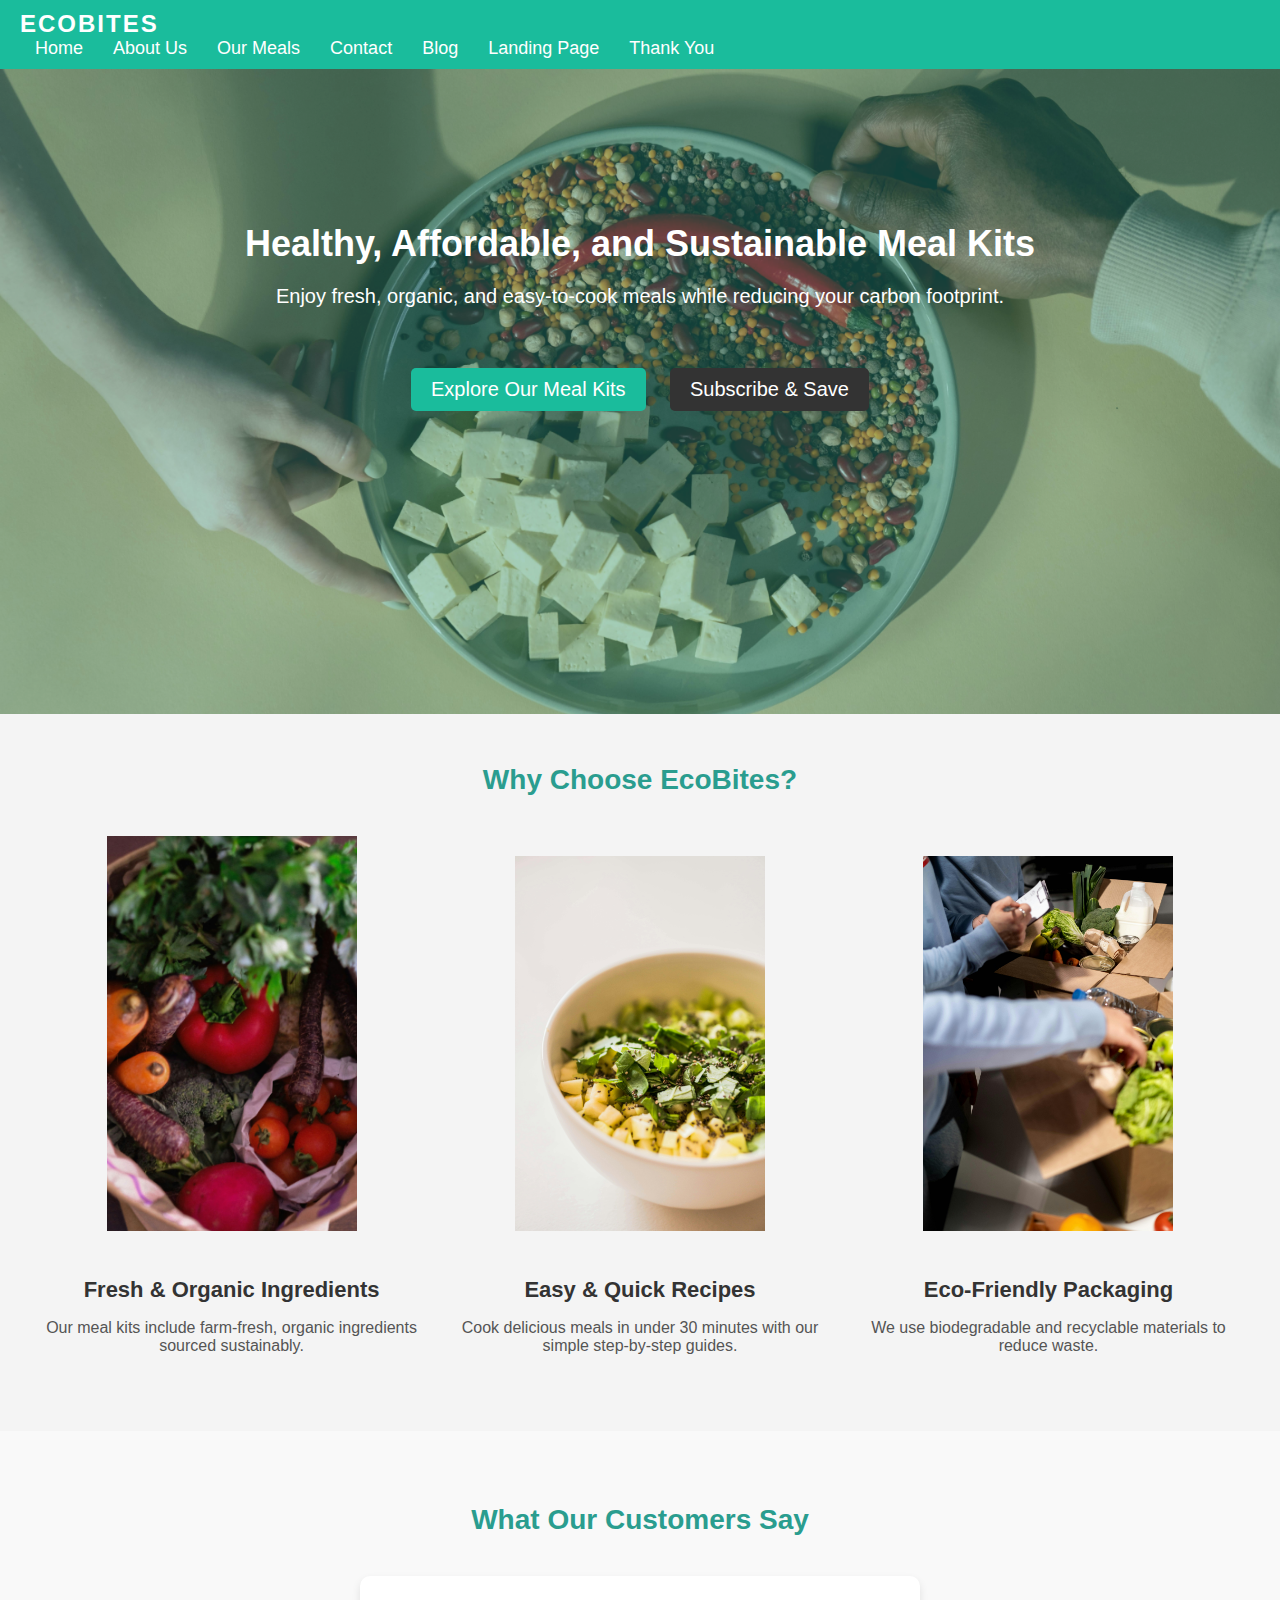
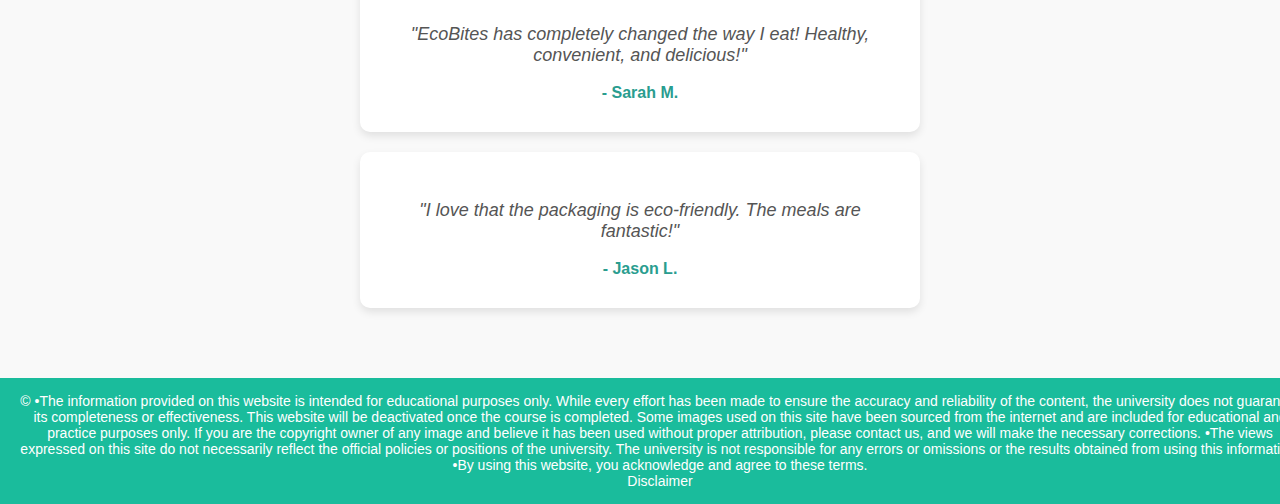
<file: index.html>
<!DOCTYPE html>
<html lang="en">
<head>
    <meta charset="UTF-8">
    <meta name="viewport" content="width=device-width, initial-scale=1.0">
    <title>EcoBites Meal Kits - Healthy & Sustainable Meals</title>
    <link rel="stylesheet" href="style.css">
</head>
<body>

    <!-- Navigation Bar -->
    <header>
        <nav>
            <div class="logo">EcoBites</div>
            <ul class="nav-links">
                <li><a href="index.html">Home</a></li>
                <li><a href="about.html">About Us</a></li>
                <li><a href="meals.html">Our Meals</a></li>
                <li><a href="contact.html">Contact</a></li>
                <li><a href="blog.html">Blog</a></li>
                <li><a href="landing.html">Landing Page</a></li> <!-- New Link to Landing Page -->
                <li><a href="thankyou.html">Thank You</a></li>
            </ul>
        </nav>
    </header>

    <!-- Hero Section with Image -->
<section class="hero" style="position: relative; text-align: center; height: 65vh;">
    <img src="mealkits1.jpg" alt="Healthy Meal Kits" class="hero-image" style="width: 100%; height: 100%; object-fit: cover; opacity: 0.6; position: absolute; top: 0; left: 0; right: 0; bottom: 0;">
    <div class="hero-text" style="position: relative; z-index: 1; padding-top: 100px;">
        <h1 style="font-size: 36px; margin-bottom: 20px;">Healthy, Affordable, and Sustainable Meal Kits</h1>
        <p style="font-size: 20px; margin-bottom: 30px;">Enjoy fresh, organic, and easy-to-cook meals while reducing your carbon footprint.</p>
        <a href="meals.html" class="cta-button" style="padding: 10px 20px; background-color: #1abc9c; color: #fff; text-decoration: none; border-radius: 5px;">Explore Our Meal Kits</a>
        <a href="subscribe.html" class="cta-button secondary" style="padding: 10px 20px; background-color: #333; color: #fff; text-decoration: none; border-radius: 5px; margin-left: 10px;">Subscribe & Save</a>
    </div>
</section>


    <!-- Key Benefits Section -->
    <section class="benefits">
        <h2>Why Choose EcoBites?</h2>
        <div class="benefit">
            <img src="fresh-ingredients.jpg" alt="Fresh Ingredients">
            <h3>Fresh & Organic Ingredients</h3>
            <p>Our meal kits include farm-fresh, organic ingredients sourced sustainably.</p>
        </div>
        <div class="benefit">
            <img src="easy-recipes.jpg" alt="Easy Recipes">
            <h3>Easy & Quick Recipes</h3>
            <p>Cook delicious meals in under 30 minutes with our simple step-by-step guides.</p>
        </div>
        <div class="benefit">
            <img src="eco-packaging.jpg" alt="Eco-Friendly Packaging">
            <h3>Eco-Friendly Packaging</h3>
            <p>We use biodegradable and recyclable materials to reduce waste.</p>
        </div>
    </section>

    <!-- Customer Testimonials -->
<section class="testimonials">
    <h2>What Our Customers Say</h2>
    <div class="testimonial">
        <p>"EcoBites has completely changed the way I eat! Healthy, convenient, and delicious!"</p>
        <span>- Sarah M.</span>
    </div>
    <div class="testimonial">
        <p>"I love that the packaging is eco-friendly. The meals are fantastic!"</p>
        <span>- Jason L.</span>
    </div>
</section>


    <!-- Footer with Disclaimer -->
    <footer>
        <p>&copy; 
            •The information provided on this website is intended for educational purposes only. While every effort has been made to ensure the accuracy and reliability of the content, the university does not guarantee its completeness or effectiveness. This website will be deactivated once the course is completed. Some images used on this site have been sourced from the internet and are included for educational and practice purposes only. If you are the copyright owner of any image and believe it has been used without proper attribution, please contact us, and we will make the necessary corrections.
            •The views expressed on this site do not necessarily reflect the official policies or positions of the university. The university is not responsible for any errors or omissions or the results obtained from using this information.
            •By using this website, you acknowledge and agree to these terms.</p>
        <p><a href="disclaimer.html">Disclaimer</a></p>
    </footer>
</body>
</html>
</file>
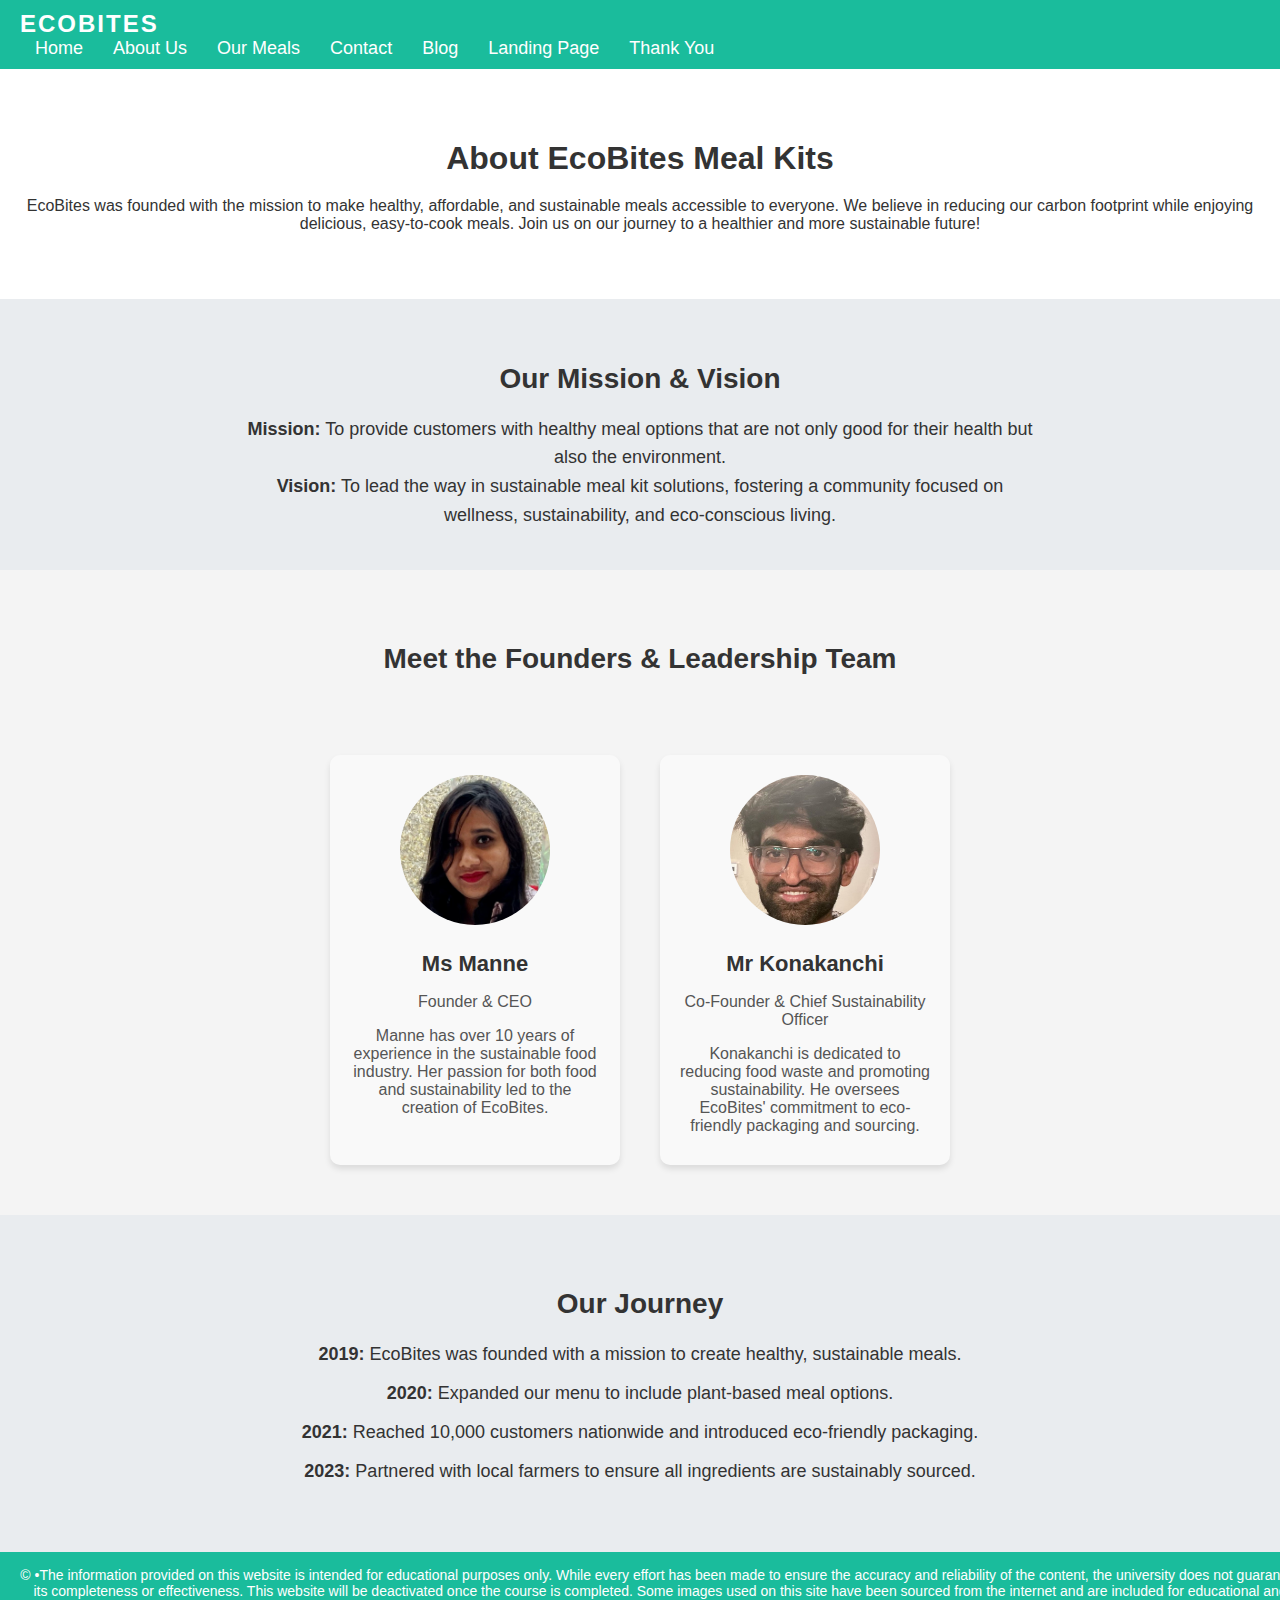
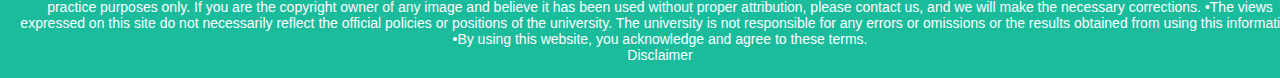
<file: about.html>
<!DOCTYPE html>
<html lang="en">
<head>
    <meta charset="UTF-8">
    <meta name="viewport" content="width=device-width, initial-scale=1.0">
    <title>About Us - EcoBites Meal Kits</title>
    <link rel="stylesheet" href="style.css">
</head>
<body>
    <!-- Navigation Bar -->
    <header>
        <nav>
            <div class="logo">EcoBites</div>
            <ul class="nav-links">
                <li><a href="index.html">Home</a></li>
                <li><a href="about.html">About Us</a></li>
                <li><a href="meals.html">Our Meals</a></li>
                <li><a href="contact.html">Contact</a></li>
                <li><a href="blog.html">Blog</a></li>
                <li><a href="landing.html">Landing Page</a></li> 
                <li><a href="thankyou.html">Thank You</a></li>
            </ul>
        </nav>
    </header>

    <!-- About Us Section -->
    <section class="about-us">
        <h1>About EcoBites Meal Kits</h1>
        <p>EcoBites was founded with the mission to make healthy, affordable, and sustainable meals accessible to everyone. We believe in reducing our carbon footprint while enjoying delicious, easy-to-cook meals. Join us on our journey to a healthier and more sustainable future!</p>
    </section>

    <!-- Company Overview -->
    <section class="company-overview">
        <h2>Our Mission & Vision</h2>
        <p><strong>Mission:</strong> To provide customers with healthy meal options that are not only good for their health but also the environment.</p>
        <p><strong>Vision:</strong> To lead the way in sustainable meal kit solutions, fostering a community focused on wellness, sustainability, and eco-conscious living.</p>
    </section>

    <!-- Founders & Leadership Team -->
    <section class="team">
        <h2>Meet the Founders & Leadership Team</h2>
        <div class="team-member">
            <img src="founder1.jpg" alt="Founder 1">
            <h3>Ms Manne</h3>
            <p>Founder & CEO</p>
            <p>Manne has over 10 years of experience in the sustainable food industry. Her passion for both food and sustainability led to the creation of EcoBites.</p>
        </div>
        <div class="team-member">
            <img src="founder2.jpg" alt="Founder 2">
            <h3>Mr Konakanchi</h3>
            <p>Co-Founder & Chief Sustainability Officer</p>
            <p>Konakanchi is dedicated to reducing food waste and promoting sustainability. He oversees EcoBites' commitment to eco-friendly packaging and sourcing.</p>
        </div>
    </section>

    <!-- Timeline (Optional) -->
    <section class="timeline">
        <h2>Our Journey</h2>
        <ul>
            <li><strong>2019:</strong> EcoBites was founded with a mission to create healthy, sustainable meals.</li>
            <li><strong>2020:</strong> Expanded our menu to include plant-based meal options.</li>
            <li><strong>2021:</strong> Reached 10,000 customers nationwide and introduced eco-friendly packaging.</li>
            <li><strong>2023:</strong> Partnered with local farmers to ensure all ingredients are sustainably sourced.</li>
        </ul>
    </section>

    <!-- Footer -->
    <footer>
        <p>&copy; 
            •The information provided on this website is intended for educational purposes only. While every effort has been made to ensure the accuracy and reliability of the content, the university does not guarantee its completeness or effectiveness. This website will be deactivated once the course is completed. Some images used on this site have been sourced from the internet and are included for educational and practice purposes only. If you are the copyright owner of any image and believe it has been used without proper attribution, please contact us, and we will make the necessary corrections.
            •The views expressed on this site do not necessarily reflect the official policies or positions of the university. The university is not responsible for any errors or omissions or the results obtained from using this information.
            •By using this website, you acknowledge and agree to these terms.</p>
        <p><a href="disclaimer.html">Disclaimer</a></p>
    </footer>
</body>
</html>
</file>
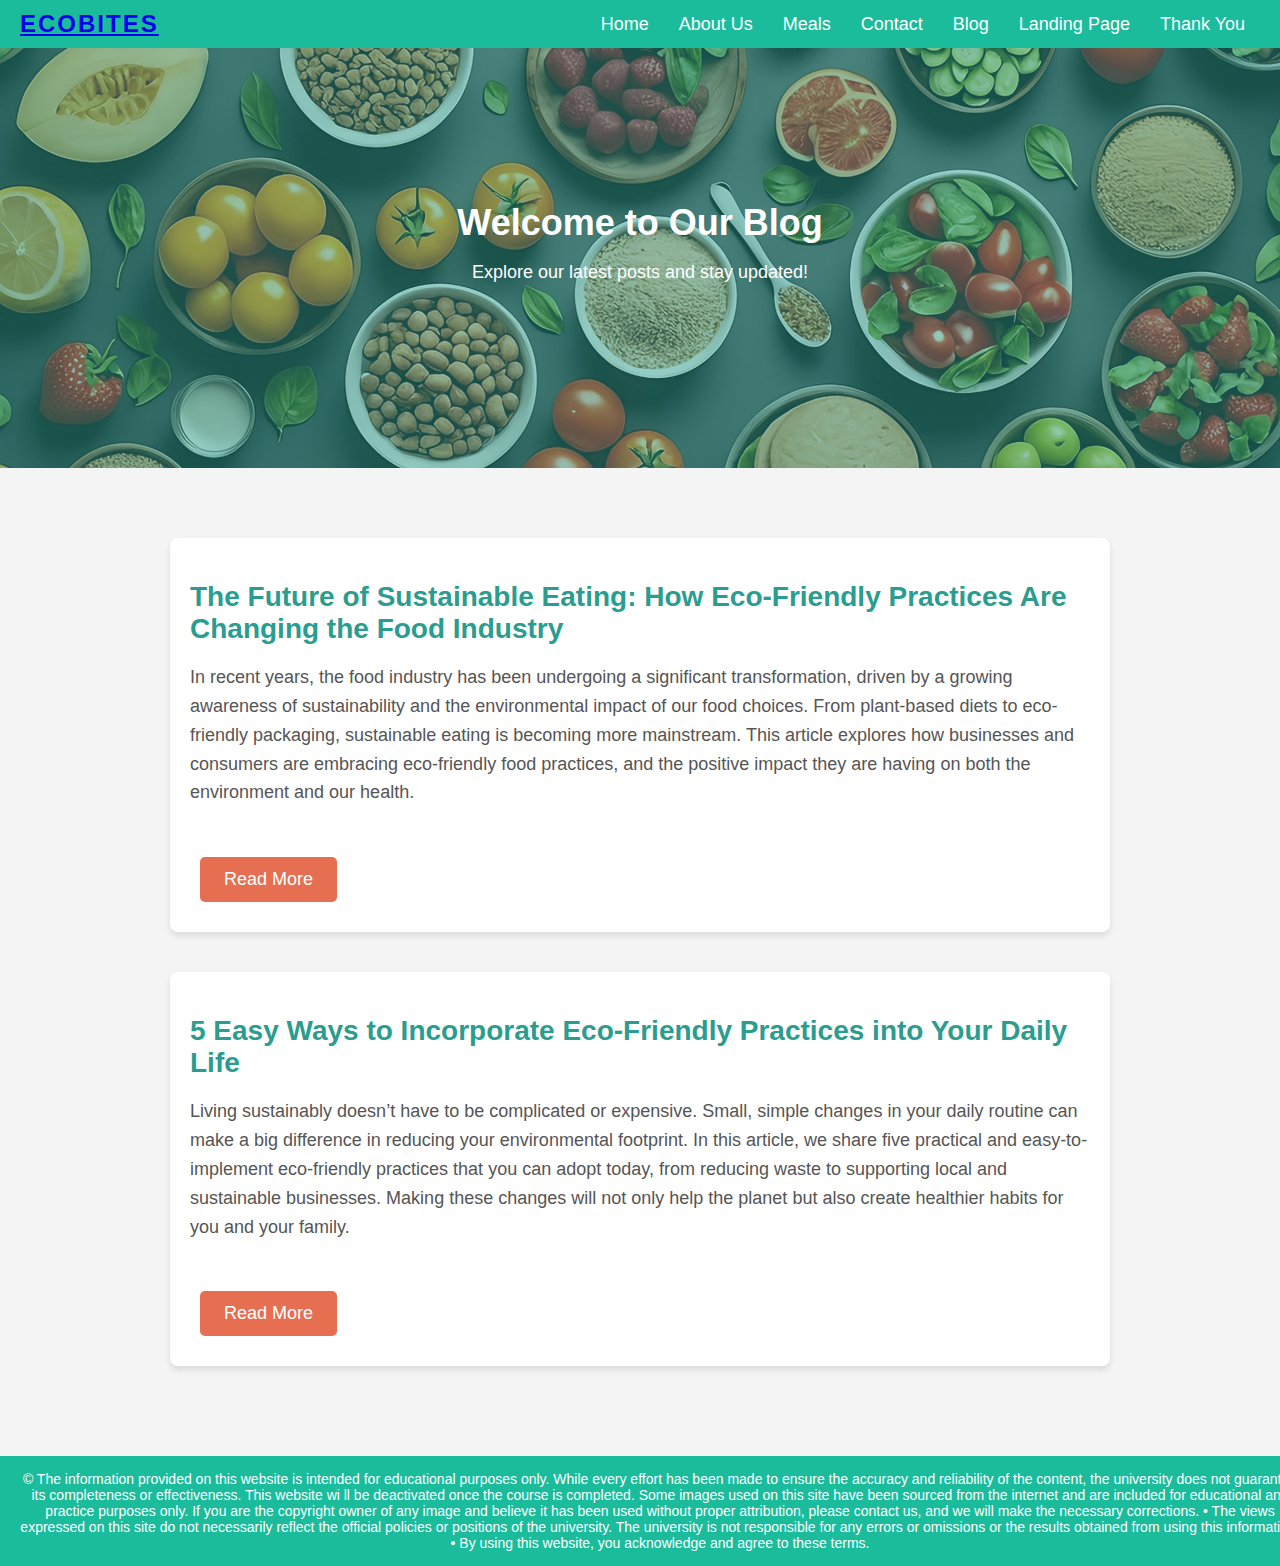
<file: blog.html>
<!DOCTYPE html>
<html lang="en">

<head>
    <meta charset="UTF-8">
    <meta name="viewport" content="width=device-width, initial-scale=1.0">
    <title>Blog - Ecobites</title>
    <link rel="stylesheet" href="style.css"> <!-- Your external CSS file -->
</head>

<body>
    <!-- Navigation Bar -->
    <header>
        <div class="logo">
            <a href="#">Ecobites</a> <!-- Link to home page -->
        </div>
        <ul class="nav-links">
            <li><a href="index.html">Home</a></li>
            <li><a href="about.html">About Us</a></li>
            <li><a href="meals.html">Meals</a></li>
            <li><a href="contact.html">Contact</a></li>
            <li><a href="blog.html">Blog</a></li> <!-- Blog link -->
            <li><a href="landing.html">Landing Page</a></li> <!-- New Link to Landing Page -->
            <li><a href="thankyou.html">Thank You</a></li>
        </ul>
    </header>

    <!-- Hero Section -->
    <div class="hero">
        <img src="bloghero.jpg" alt="Hero Image" class="hero-image">
        <div class="hero-text">
            <h1>Welcome to Our Blog</h1>
            <p>Explore our latest posts and stay updated!</p>
        </div>
    </div>
    

    <!-- Blog Content -->
    <div class="blog-page">
        <div class="blog-post">
            <h2>The Future of Sustainable Eating: How Eco-Friendly Practices Are Changing the Food Industry </h2>
            <p>In recent years, the food industry has been undergoing a significant transformation, driven by a growing awareness of sustainability and the environmental impact of our food choices. From plant-based diets to eco-friendly packaging, sustainable eating is becoming more mainstream. This article explores how businesses and consumers are embracing eco-friendly food practices, and the positive impact they are having on both the environment and our health.</p>
            <a href="post1.html" class="cta-button">Read More</a> <!-- Link to post1.html -->
        </div>

        <div class="blog-post">
            <h2>5 Easy Ways to Incorporate Eco-Friendly Practices into Your Daily Life</h2>
            <p> Living sustainably doesn’t have to be complicated or expensive. Small, simple changes in your daily routine can make a big difference in reducing your environmental footprint. In this article, we share five practical and easy-to-implement eco-friendly practices that you can adopt today, from reducing waste to supporting local and sustainable businesses. Making these changes will not only help the planet but also create healthier habits for you and your family.</p>
            <a href="post2.html" class="cta-button">Read More</a> <!-- Link to post2.html -->
        </div>

        <!-- More Blog Posts can be added here -->
    </div>

    <!-- Footer -->
    <footer>
        <p>&copy; The information provided on this website is intended for educational purposes only.
            While every effort has been made to ensure the accuracy and reliability of the content,
            the university does not guarantee its completeness or effectiveness. This website wi ll be
            deactivated once the course is completed. Some images used on this site have been
            sourced from the internet and are included for educational and practice purposes only.
            If you are the copyright owner of any image and believe it has been used without proper
            attribution, please contact us, and we will make the necessary corrections.
            • The views expressed on this site do not necessarily reflect the official policies or
            positions of the university. The university is not responsible for any errors or omissions
            or the results obtained from using this information.
            • By using this website, you acknowledge and agree to these terms.</p>
    </footer>
</body>

</html>
</file>
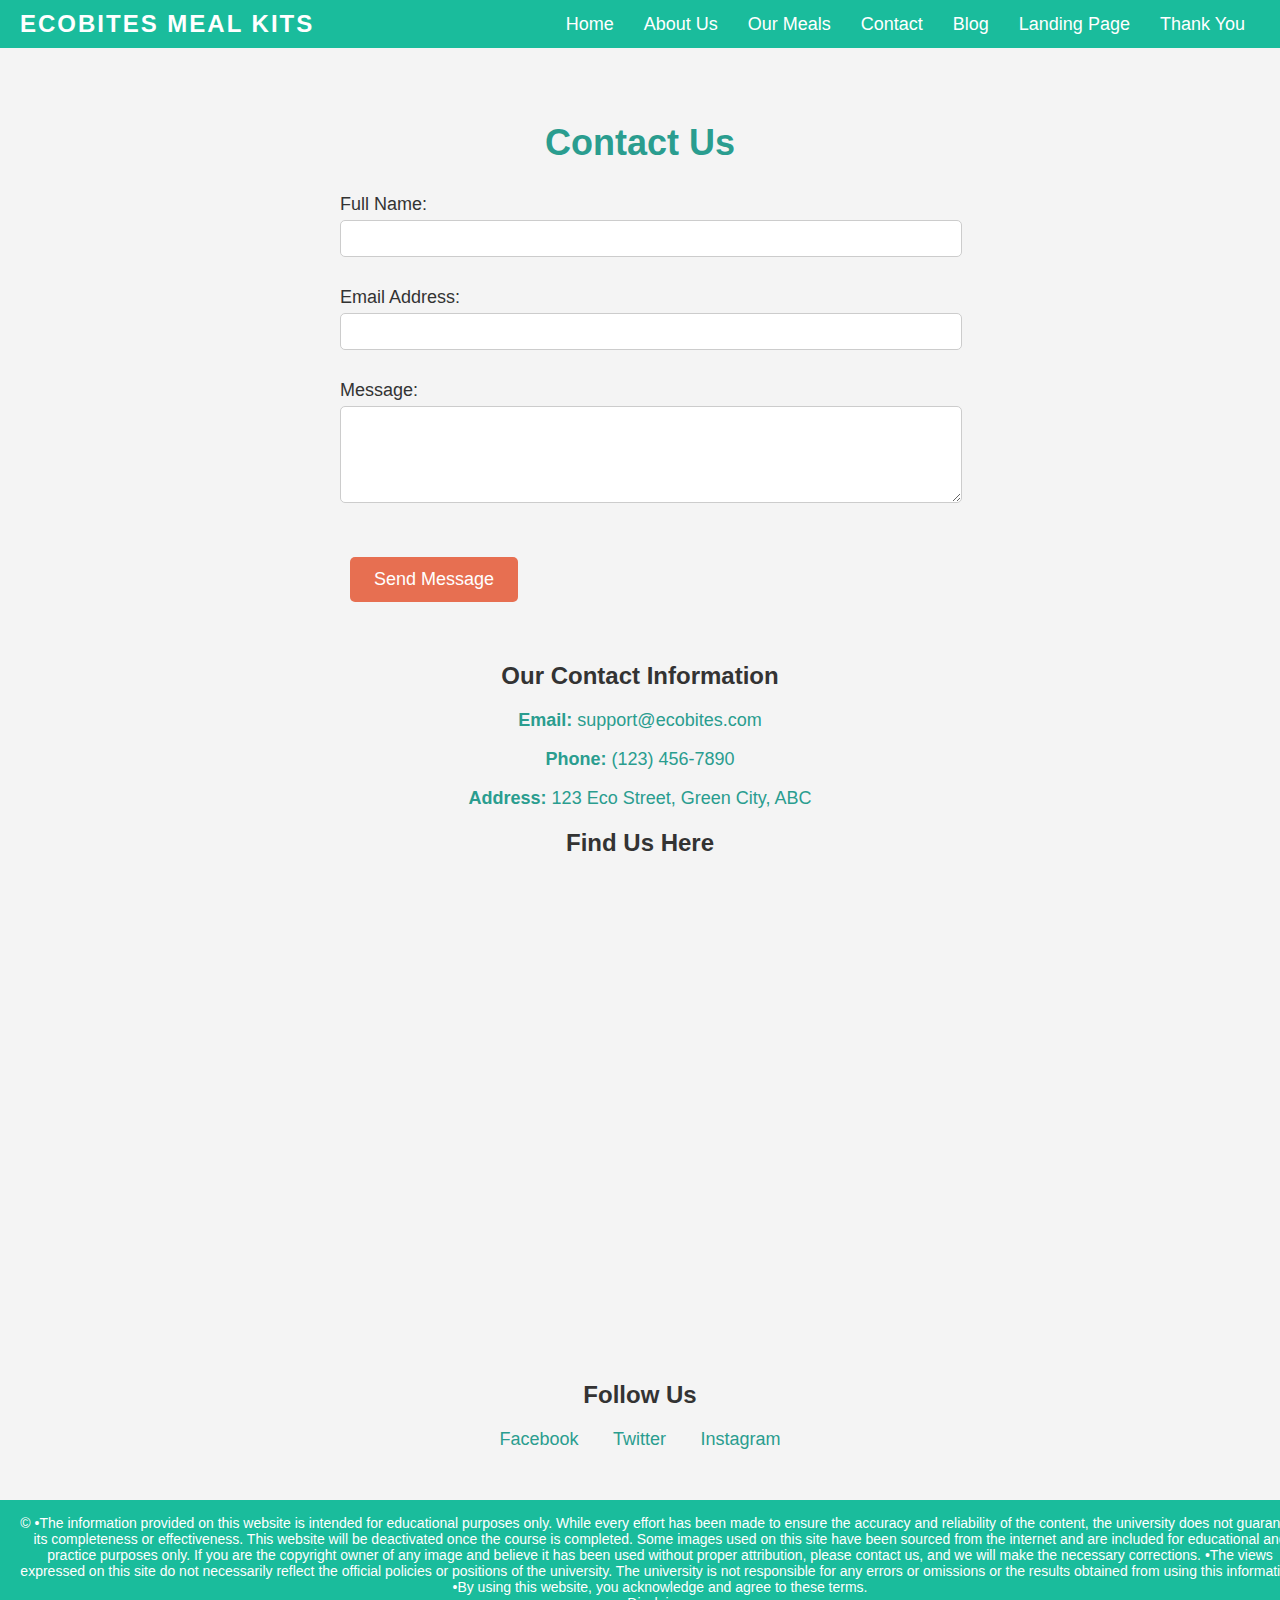
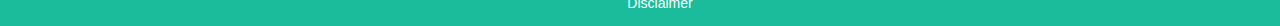
<file: contact.html>
<!DOCTYPE html>
<html lang="en">
<head>
    <meta charset="UTF-8">
    <meta name="viewport" content="width=device-width, initial-scale=1.0">
    <meta http-equiv="X-UA-Compatible" content="ie=edge">
    <title>EcoBites Meal Kits - Contact</title>
    <link rel="stylesheet" href="style.css">
</head>
<body>
    <!-- Navigation Bar -->
    <header>
        <div class="logo">EcoBites Meal Kits</div>
        <ul class="nav-links">
            <li><a href="index.html">Home</a></li>
            <li><a href="about.html">About Us</a></li>
            <li><a href="meals.html">Our Meals</a></li>
            <li><a href="contact.html">Contact</a></li>
            <li><a href="blog.html">Blog</a></li>
            <li><a href="landing.html">Landing Page</a></li> <!-- New Link to Landing Page -->
            <li><a href="thankyou.html">Thank You</a></li>
        </ul>
    </header>

    <!-- Contact Page Section -->
    <section class="contact">
        <h1>Contact Us</h1>

        <!-- Contact Form -->
        <div class="contact-form">
            <form action="#" method="POST">
                <label for="name">Full Name:</label>
                <input type="text" id="name" name="name" required>

                <label for="email">Email Address:</label>
                <input type="email" id="email" name="email" required>

                <label for="message">Message:</label>
                <textarea id="message" name="message" rows="5" required></textarea>

                <button type="submit" class="cta-button">Send Message</button>
            </form>
        </div>

        <!-- Contact Information -->
        <div class="contact-info">
            <h2>Our Contact Information</h2>
            <p><strong>Email:</strong> support@ecobites.com</p>
            <p><strong>Phone:</strong> (123) 456-7890</p>
            <p><strong>Address:</strong> 123 Eco Street, Green City, ABC</p>
        </div>

        <!-- Embedded Map -->
        <div class="map">
            <h2>Find Us Here</h2>
            <iframe src="https://www.google.com/maps/embed?pb=YOUR_GOOGLE_MAP_EMBED_URL" 
                    width="600" height="450" frameborder="0" style="border:0" allowfullscreen>
            </iframe>
        </div>

        <!-- Social Media Links -->
        <div class="social-media">
            <h2>Follow Us</h2>
            <a href="https://facebook.com/ecobites" target="_blank">Facebook</a>
            <a href="https://twitter.com/ecobites" target="_blank">Twitter</a>
            <a href="https://instagram.com/ecobites" target="_blank">Instagram</a>
        </div>
    </section>

    <!-- Footer with Disclaimer -->
    <footer>
        <p>&copy; 
            •The information provided on this website is intended for educational purposes only. While every effort has been made to ensure the accuracy and reliability of the content, the university does not guarantee its completeness or effectiveness. This website will be deactivated once the course is completed. Some images used on this site have been sourced from the internet and are included for educational and practice purposes only. If you are the copyright owner of any image and believe it has been used without proper attribution, please contact us, and we will make the necessary corrections.
            •The views expressed on this site do not necessarily reflect the official policies or positions of the university. The university is not responsible for any errors or omissions or the results obtained from using this information.
            •By using this website, you acknowledge and agree to these terms.</p>
        <p><a href="disclaimer.html">Disclaimer</a></p>
    </footer>
</body>
</html>
</file>
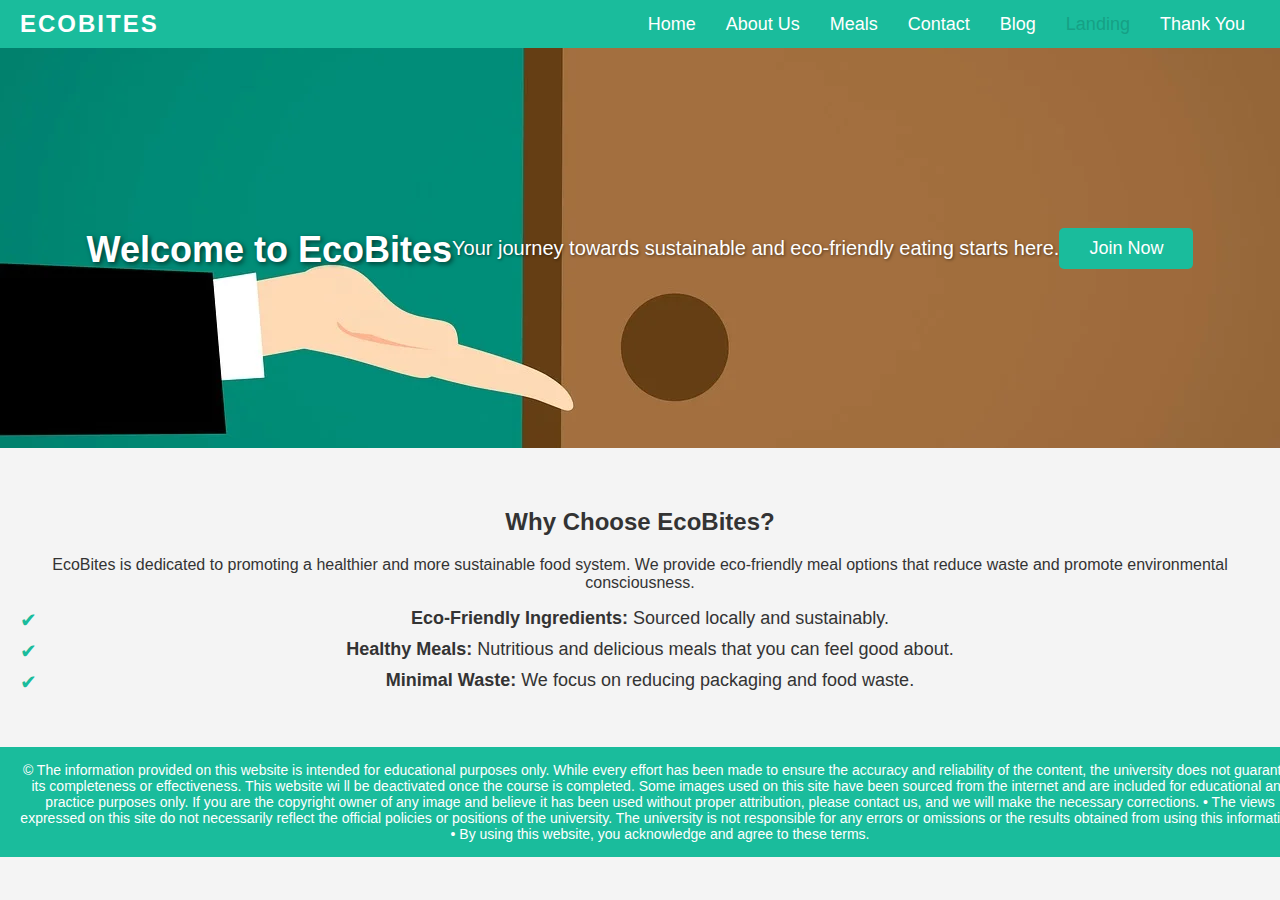
<file: landing.html>
<!DOCTYPE html>
<html lang="en">
<head>
    <meta charset="UTF-8">
    <meta name="viewport" content="width=device-width, initial-scale=1.0">
    <title>Landing Page</title>
    <link rel="stylesheet" href="style.css">
</head>
<body>

    <!-- Navigation -->
    <header>
        <div class="logo">EcoBites</div>
        <ul class="nav-links">
            <li><a href="index.html">Home</a></li>
            <li><a href="about.html">About Us</a></li>
            <li><a href="meals.html">Meals</a></li>
            <li><a href="contact.html">Contact</a></li>
            <li><a href="blog.html">Blog</a></li>
            <li><a href="landing.html" class="active">Landing</a></li>
            <li><a href="thankyou.html">Thank You</a></li>
        </ul>
    </header>

    <!-- Hero Section -->
<div class="hero-landing" style="background-image: url('welcome.webp'); background-size: cover; background-position: center;">
    <h1>Welcome to EcoBites</h1>
    <p>Your journey towards sustainable and eco-friendly eating starts here.</p>
    <a href="thankyou.html" class="cta-btn">Join Now</a>
</div>


    <!-- Content Section -->
    <section class="content">
        <h2>Why Choose EcoBites?</h2>
        <p>EcoBites is dedicated to promoting a healthier and more sustainable food system. We provide eco-friendly meal options that reduce waste and promote environmental consciousness.</p>
        <ul>
            <li><strong>Eco-Friendly Ingredients:</strong> Sourced locally and sustainably.</li>
            <li><strong>Healthy Meals:</strong> Nutritious and delicious meals that you can feel good about.</li>
            <li><strong>Minimal Waste:</strong> We focus on reducing packaging and food waste.</li>
        </ul>
    </section>

    <!-- Footer -->
    <footer>
        <p>&copy; The information provided on this website is intended for educational purposes only.
            While every effort has been made to ensure the accuracy and reliability of the content,
            the university does not guarantee its completeness or effectiveness. This website wi ll be
            deactivated once the course is completed. Some images used on this site have been
            sourced from the internet and are included for educational and practice purposes only.
            If you are the copyright owner of any image and believe it has been used without proper
            attribution, please contact us, and we will make the necessary corrections.
            • The views expressed on this site do not necessarily reflect the official policies or
            positions of the university. The university is not responsible for any errors or omissions
            or the results obtained from using this information.
            • By using this website, you acknowledge and agree to these terms.</p>
    </footer>

</body>
</html>
</file>
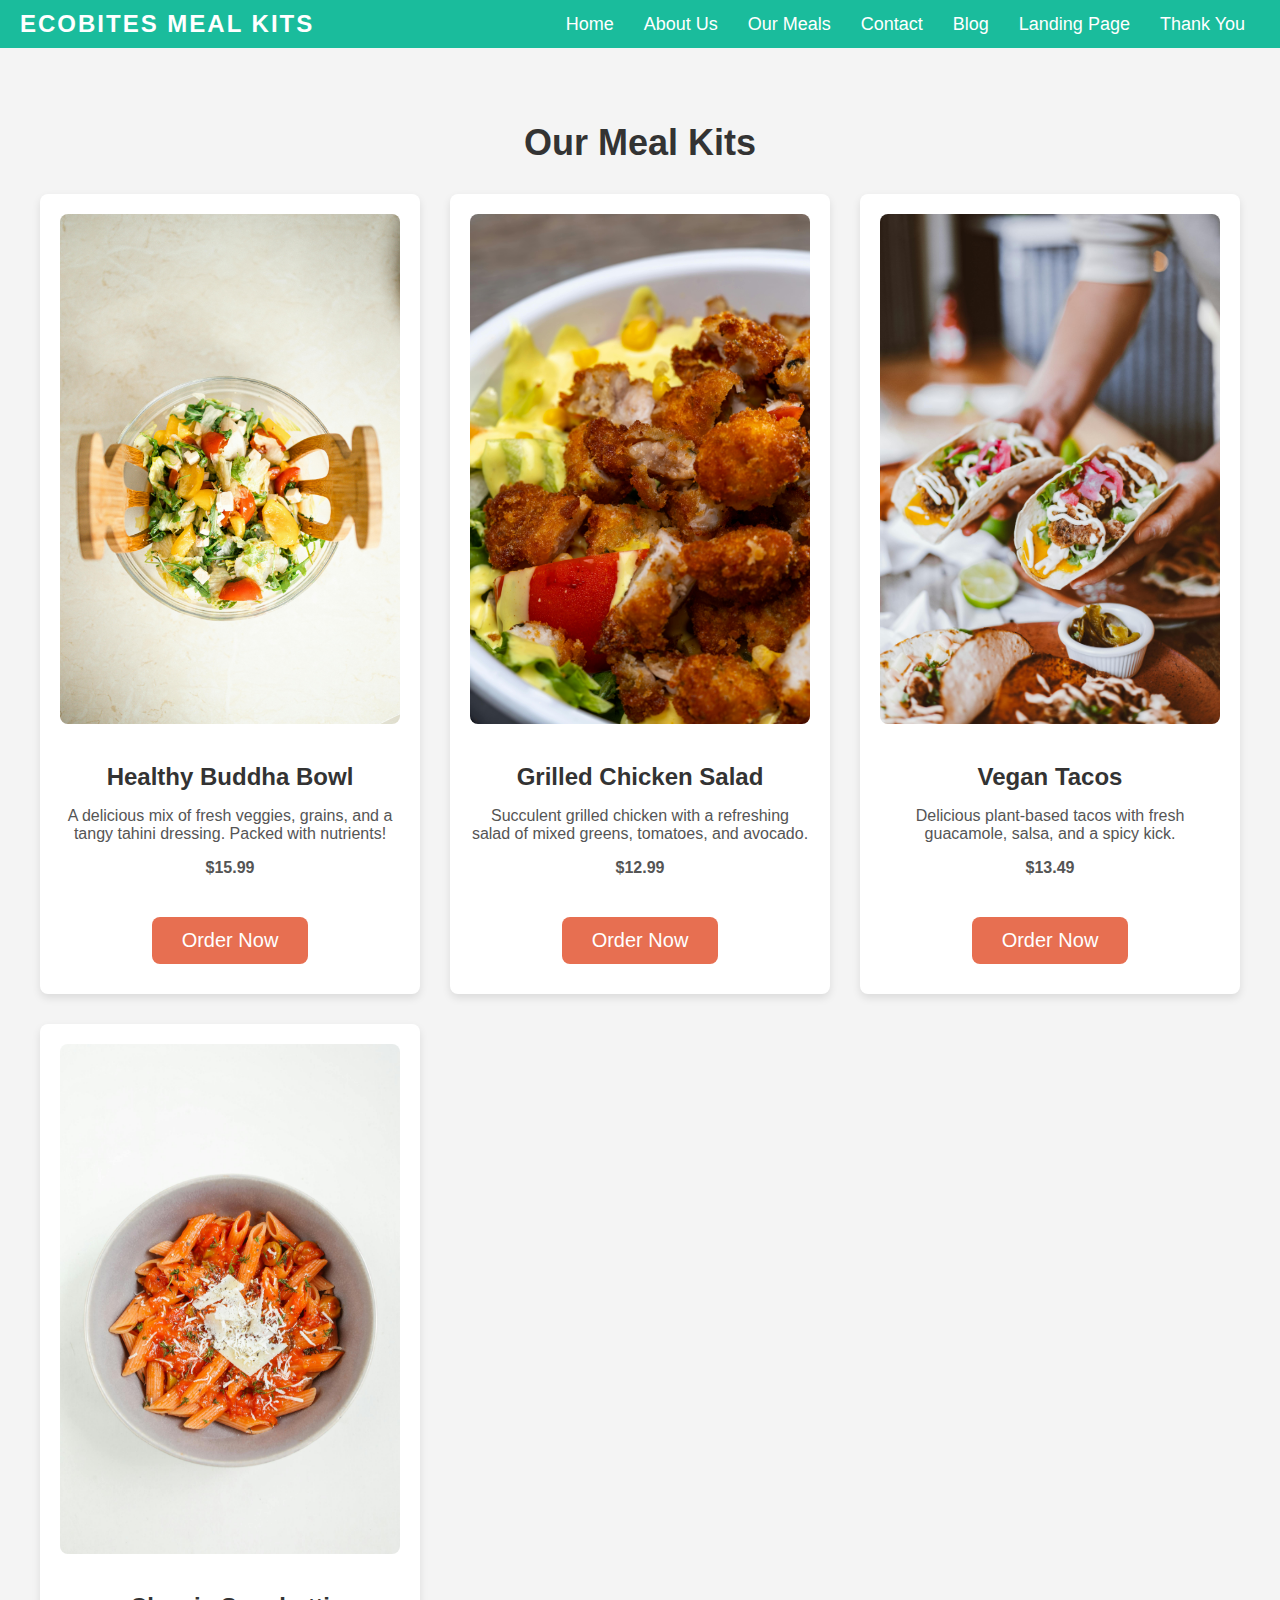
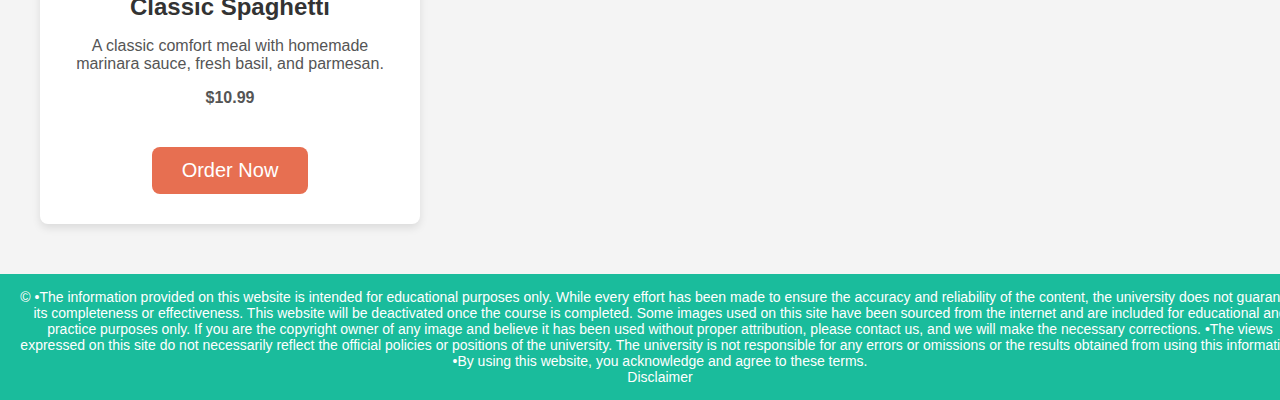
<file: meals.html>
<!DOCTYPE html>
<html lang="en">
<head>
    <meta charset="UTF-8">
    <meta name="viewport" content="width=device-width, initial-scale=1.0">
    <meta http-equiv="X-UA-Compatible" content="ie=edge">
    <title>EcoBites Meal Kits - Products</title>
    <link rel="stylesheet" href="style.css">
</head>
<body>
    <!-- Navigation Bar -->
    <header>
        <div class="logo">EcoBites Meal Kits</div>
        <ul class="nav-links">
            <li><a href="index.html">Home</a></li>
            <li><a href="about.html">About Us</a></li>
            <li><a href="meals.html">Our Meals</a></li>
            <li><a href="contact.html">Contact</a></li>
            <li><a href="blog.html">Blog</a></li>
            <li><a href="landing.html">Landing Page</a></li> <!-- New Link to Landing Page -->
            <li><a href="thankyou.html">Thank You</a></li>
        </ul>
    </header>

    <!-- Meals Page Section -->
    <section class="meals">
        <h1>Our Meal Kits</h1>
        <div class="meal-grid">
            <!-- Meal 1 -->
            <div class="meal">
                <img src="meal1.jpg" alt="Meal 1">
                <h2>Healthy Buddha Bowl</h2>
                <p>A delicious mix of fresh veggies, grains, and a tangy tahini dressing. Packed with nutrients!</p>
                <p class="price">$15.99</p>
                <a href="contact.html" class="cta-button">Order Now</a>
            </div>

            <!-- Meal 2 -->
            <div class="meal">
                <img src="meal2.jpg" alt="Meal 2">
                <h2>Grilled Chicken Salad</h2>
                <p>Succulent grilled chicken with a refreshing salad of mixed greens, tomatoes, and avocado.</p>
                <p class="price">$12.99</p>
                <a href="contact.html" class="cta-button">Order Now</a>
            </div>

            <!-- Meal 3 -->
            <div class="meal">
                <img src="meal3.jpg" alt="Meal 3">
                <h2>Vegan Tacos</h2>
                <p>Delicious plant-based tacos with fresh guacamole, salsa, and a spicy kick.</p>
                <p class="price">$13.49</p>
                <a href="contact.html" class="cta-button">Order Now</a>
            </div>

            <!-- Meal 4 -->
            <div class="meal">
                <img src="meal4.jpg" alt="Meal 4">
                <h2>Classic Spaghetti</h2>
                <p>A classic comfort meal with homemade marinara sauce, fresh basil, and parmesan.</p>
                <p class="price">$10.99</p>
                <a href="contact.html" class="cta-button">Order Now</a>
            </div>
        </div>
    </section>

    <!-- Footer with Disclaimer -->
    <footer>
        <p>&copy; 
            •The information provided on this website is intended for educational purposes only. While every effort has been made to ensure the accuracy and reliability of the content, the university does not guarantee its completeness or effectiveness. This website will be deactivated once the course is completed. Some images used on this site have been sourced from the internet and are included for educational and practice purposes only. If you are the copyright owner of any image and believe it has been used without proper attribution, please contact us, and we will make the necessary corrections.
            •The views expressed on this site do not necessarily reflect the official policies or positions of the university. The university is not responsible for any errors or omissions or the results obtained from using this information.
            •By using this website, you acknowledge and agree to these terms.</p>
        <p><a href="disclaimer.html">Disclaimer</a></p>
    </footer>
</body>
</html>
</file>
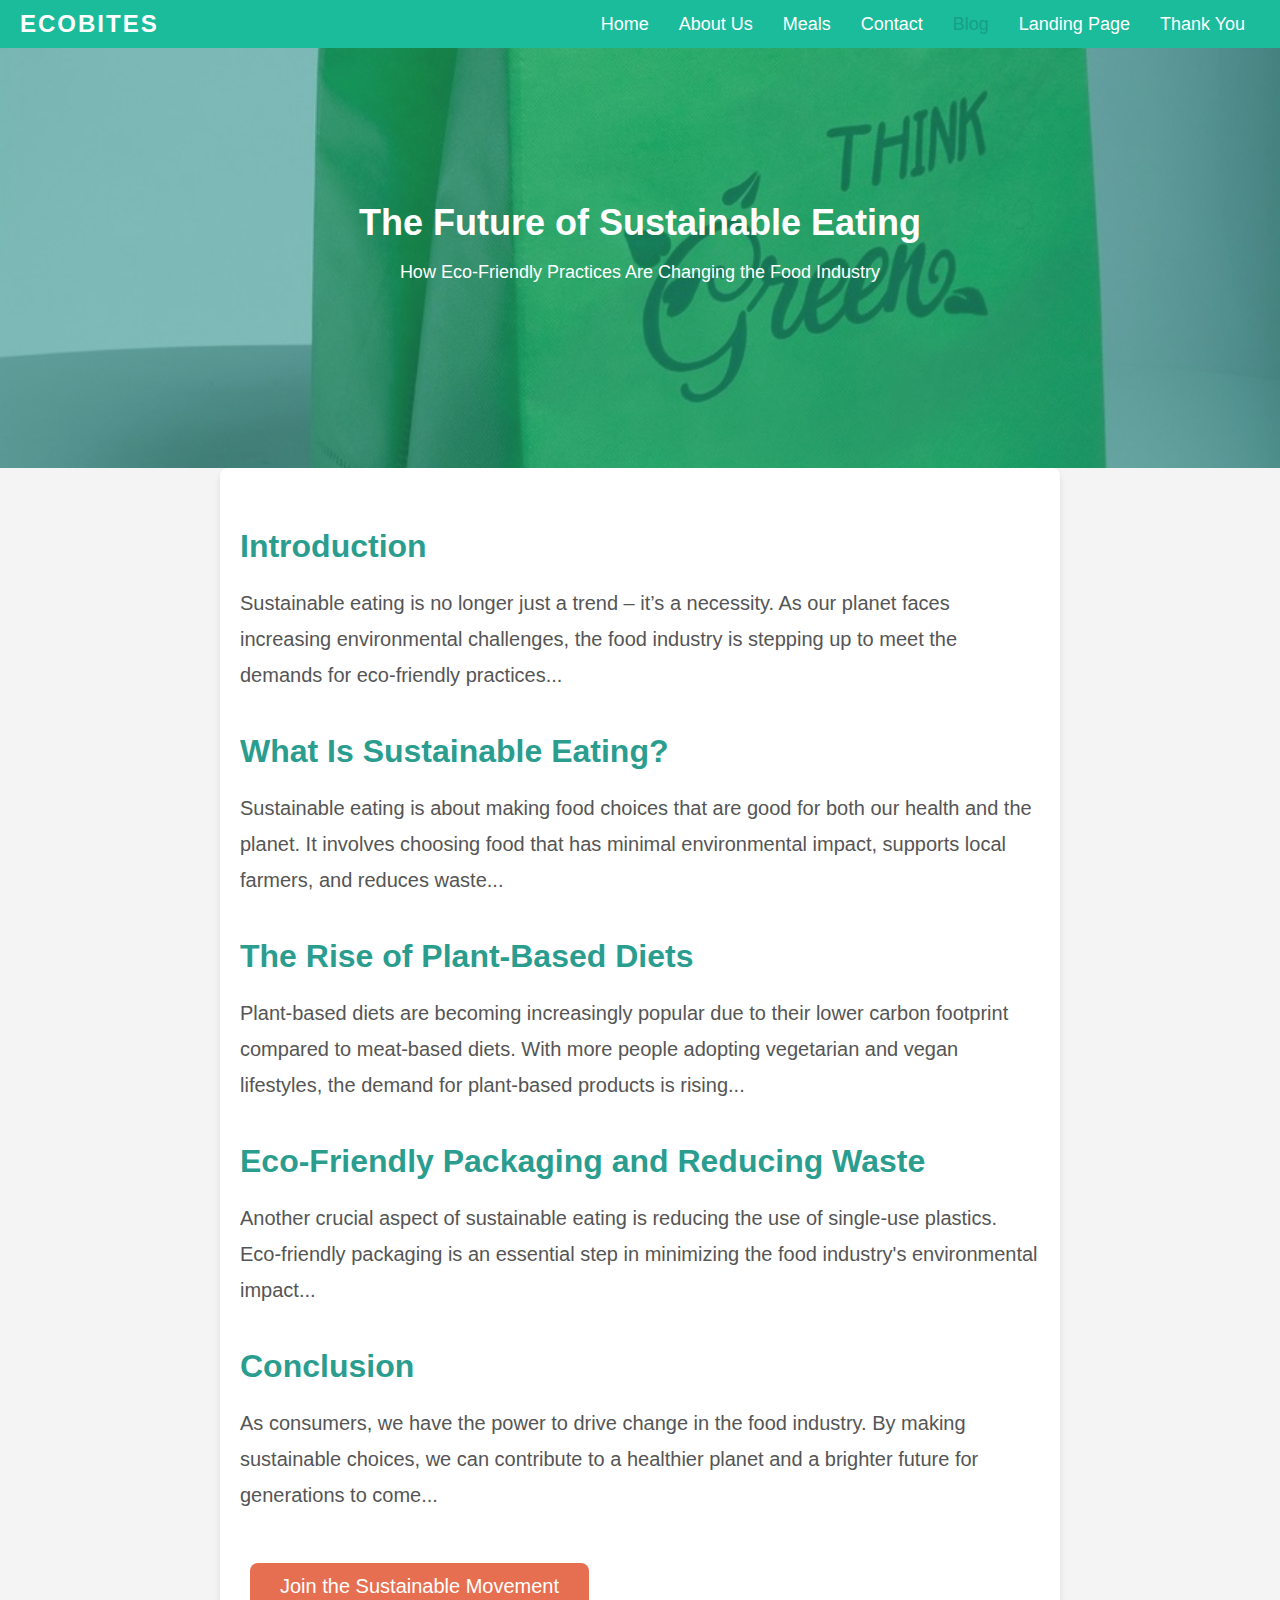
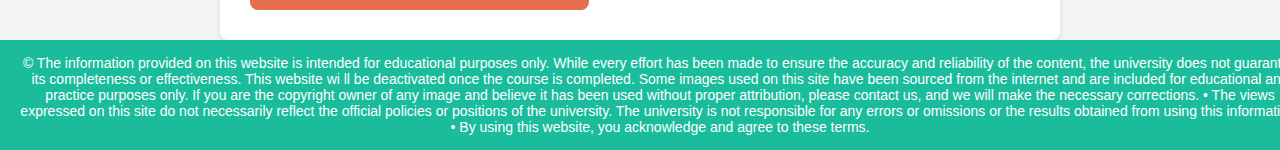
<file: post1.html>
<!DOCTYPE html>
<html lang="en">
<head>
    <meta charset="UTF-8">
    <meta name="viewport" content="width=device-width, initial-scale=1.0">
    <title>The Future of Sustainable Eating: How Eco-Friendly Practices Are Changing the Food Industry</title>
    <link rel="stylesheet" href="style.css">
</head>
<body>
    <header>
        <div class="logo">EcoBites</div>
        <ul class="nav-links">
            <li><a href="index.html">Home</a></li>
            <li><a href="about.html">About Us</a></li>
            <li><a href="meals.html">Meals</a></li>
            <li><a href="contact.html">Contact</a></li>
            <li><a href="blog.html" class="active">Blog</a></li>
            <li><a href="landing.html">Landing Page</a></li> <!-- New Link to Landing Page -->
            <li><a href="thankyou.html">Thank You</a></li>
        </ul>
    </header>

    <div class="hero">
        <img src="post1.jpg" alt="Hero Image" class="hero-image">
        <div class="hero-text">
            <h1>The Future of Sustainable Eating</h1>
            <p>How Eco-Friendly Practices Are Changing the Food Industry</p>
        </div>
    </div>
    

    <div class="blog-content">
        <h2>Introduction</h2>
        <p>Sustainable eating is no longer just a trend – it’s a necessity. As our planet faces increasing environmental challenges, the food industry is stepping up to meet the demands for eco-friendly practices...</p>

        <h2>What Is Sustainable Eating?</h2>
        <p>Sustainable eating is about making food choices that are good for both our health and the planet. It involves choosing food that has minimal environmental impact, supports local farmers, and reduces waste...</p>

        <h2>The Rise of Plant-Based Diets</h2>
        <p>Plant-based diets are becoming increasingly popular due to their lower carbon footprint compared to meat-based diets. With more people adopting vegetarian and vegan lifestyles, the demand for plant-based products is rising...</p>

        <h2>Eco-Friendly Packaging and Reducing Waste</h2>
        <p>Another crucial aspect of sustainable eating is reducing the use of single-use plastics. Eco-friendly packaging is an essential step in minimizing the food industry's environmental impact...</p>

        <h2>Conclusion</h2>
        <p>As consumers, we have the power to drive change in the food industry. By making sustainable choices, we can contribute to a healthier planet and a brighter future for generations to come...</p>

        <div class="cta">
            <a href="contact.html" class="cta-button">Join the Sustainable Movement</a>
        </div>
    </div>

    <footer>
        <p>&copy; The information provided on this website is intended for educational purposes only.
            While every effort has been made to ensure the accuracy and reliability of the content,
            the university does not guarantee its completeness or effectiveness. This website wi ll be
            deactivated once the course is completed. Some images used on this site have been
            sourced from the internet and are included for educational and practice purposes only.
            If you are the copyright owner of any image and believe it has been used without proper
            attribution, please contact us, and we will make the necessary corrections.
            • The views expressed on this site do not necessarily reflect the official policies or
            positions of the university. The university is not responsible for any errors or omissions
            or the results obtained from using this information.
            • By using this website, you acknowledge and agree to these terms.</p>
    </footer>
</body>
</html>
</file>
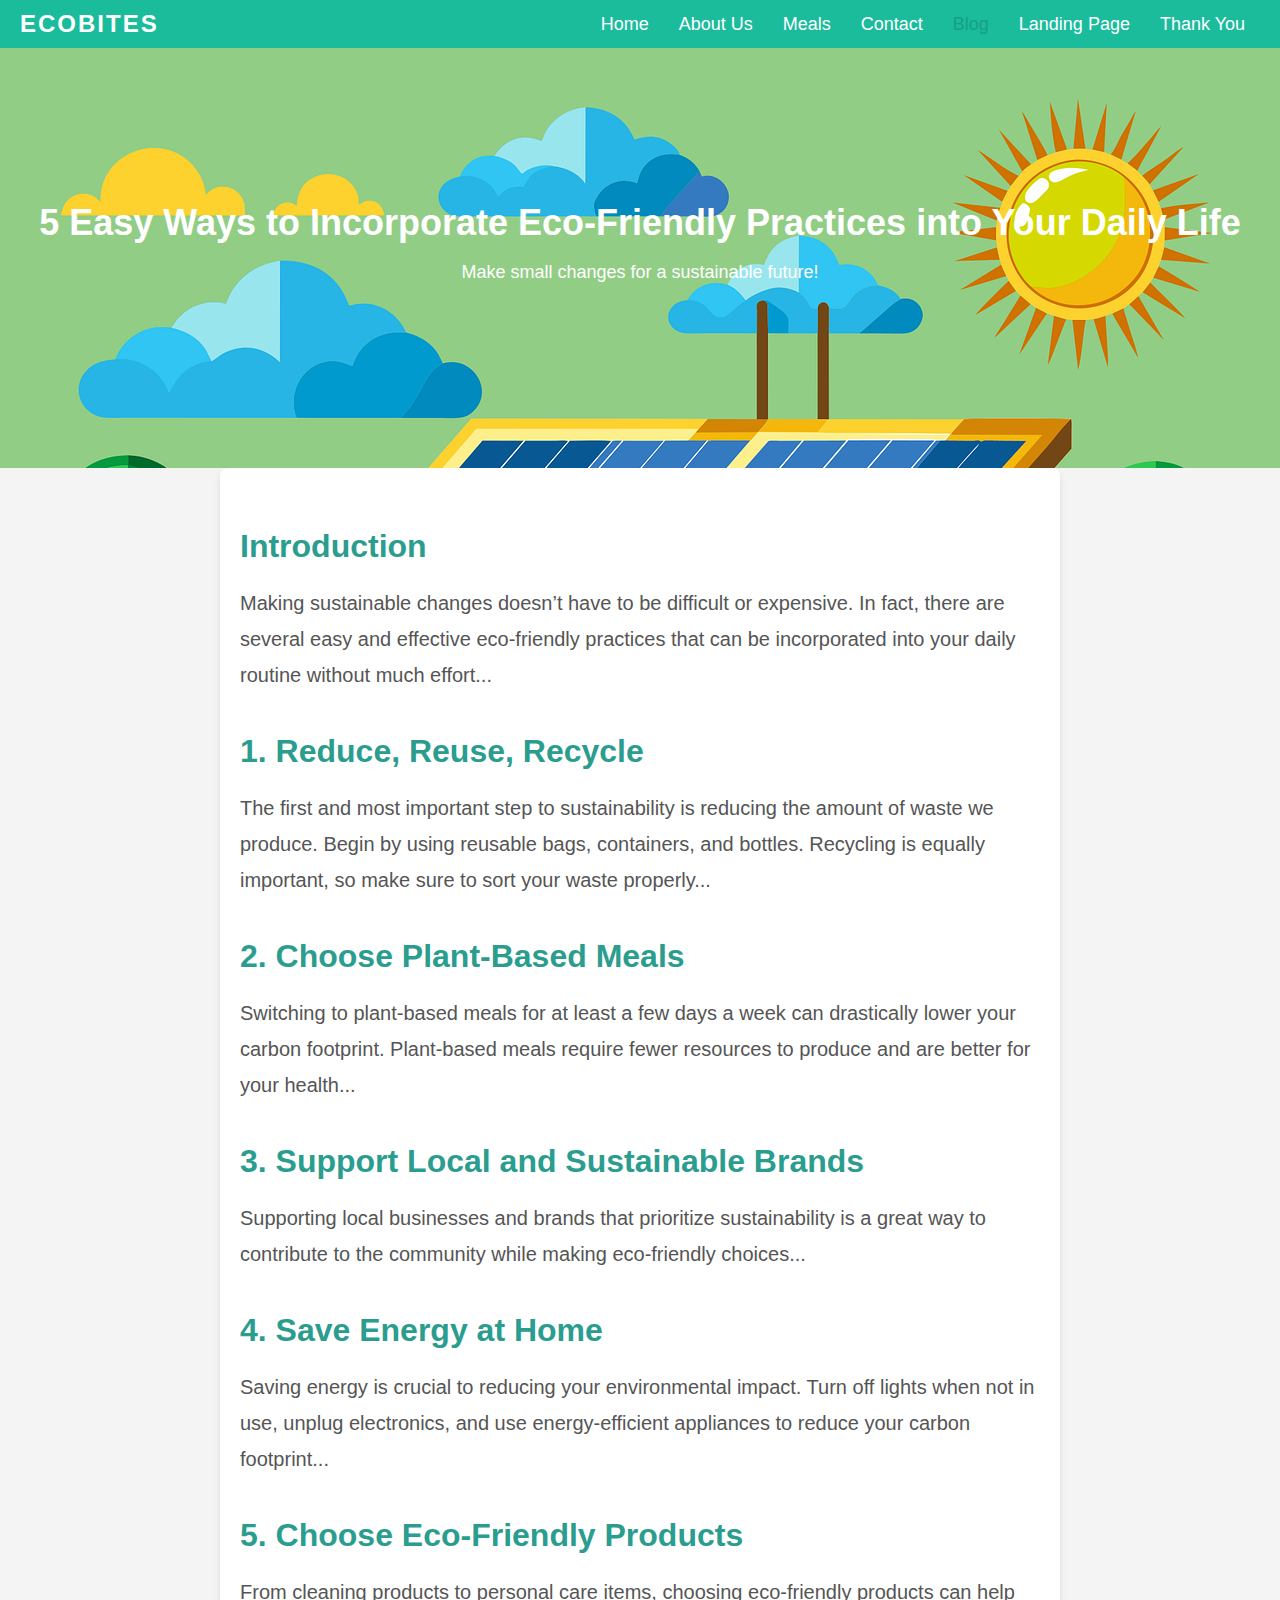
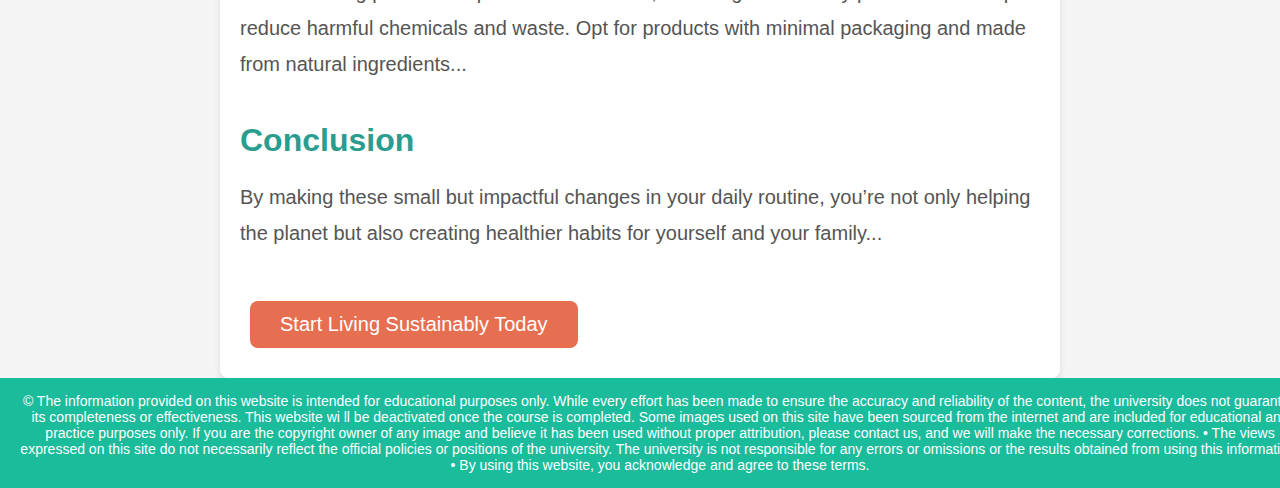
<file: post2.html>
<!DOCTYPE html>
<html lang="en">
<head>
    <meta charset="UTF-8">
    <meta name="viewport" content="width=device-width, initial-scale=1.0">
    <title>5 Easy Ways to Incorporate Eco-Friendly Practices into Your Daily Life</title>
    <link rel="stylesheet" href="style.css">
</head>
<body>
    <header>
        <div class="logo">EcoBites</div>
        <ul class="nav-links">
            <li><a href="index.html">Home</a></li>
            <li><a href="about.html">About Us</a></li>
            <li><a href="meals.html">Meals</a></li>
            <li><a href="contact.html">Contact</a></li>
            <li><a href="blog.html" class="active">Blog</a></li>
            <li><a href="landing.html">Landing Page</a></li> <!-- New Link to Landing Page -->
            <li><a href="thankyou.html">Thank You</a></li>
        </ul>
    </header>

    <div class="hero" style="background-image: url('post2.webp');">
        <div class="hero-text">
            <h1>5 Easy Ways to Incorporate Eco-Friendly Practices into Your Daily Life</h1>
            <p>Make small changes for a sustainable future!</p>
        </div>
    </div>
    

    <div class="blog-content">
        <h2>Introduction</h2>
        <p>Making sustainable changes doesn’t have to be difficult or expensive. In fact, there are several easy and effective eco-friendly practices that can be incorporated into your daily routine without much effort...</p>

        <h2>1. Reduce, Reuse, Recycle</h2>
        <p>The first and most important step to sustainability is reducing the amount of waste we produce. Begin by using reusable bags, containers, and bottles. Recycling is equally important, so make sure to sort your waste properly...</p>

        <h2>2. Choose Plant-Based Meals</h2>
        <p>Switching to plant-based meals for at least a few days a week can drastically lower your carbon footprint. Plant-based meals require fewer resources to produce and are better for your health...</p>

        <h2>3. Support Local and Sustainable Brands</h2>
        <p>Supporting local businesses and brands that prioritize sustainability is a great way to contribute to the community while making eco-friendly choices...</p>

        <h2>4. Save Energy at Home</h2>
        <p>Saving energy is crucial to reducing your environmental impact. Turn off lights when not in use, unplug electronics, and use energy-efficient appliances to reduce your carbon footprint...</p>

        <h2>5. Choose Eco-Friendly Products</h2>
        <p>From cleaning products to personal care items, choosing eco-friendly products can help reduce harmful chemicals and waste. Opt for products with minimal packaging and made from natural ingredients...</p>

        <h2>Conclusion</h2>
        <p>By making these small but impactful changes in your daily routine, you’re not only helping the planet but also creating healthier habits for yourself and your family...</p>

        <div class="cta">
            <a href="contact.html" class="cta-button">Start Living Sustainably Today</a>
        </div>
    </div>

    <footer>
        <p>&copy; The information provided on this website is intended for educational purposes only.
            While every effort has been made to ensure the accuracy and reliability of the content,
            the university does not guarantee its completeness or effectiveness. This website wi ll be
            deactivated once the course is completed. Some images used on this site have been
            sourced from the internet and are included for educational and practice purposes only.
            If you are the copyright owner of any image and believe it has been used without proper
            attribution, please contact us, and we will make the necessary corrections.
            • The views expressed on this site do not necessarily reflect the official policies or
            positions of the university. The university is not responsible for any errors or omissions
            or the results obtained from using this information.
            • By using this website, you acknowledge and agree to these terms.</p>
    </footer>
</body>
</html>
</file>
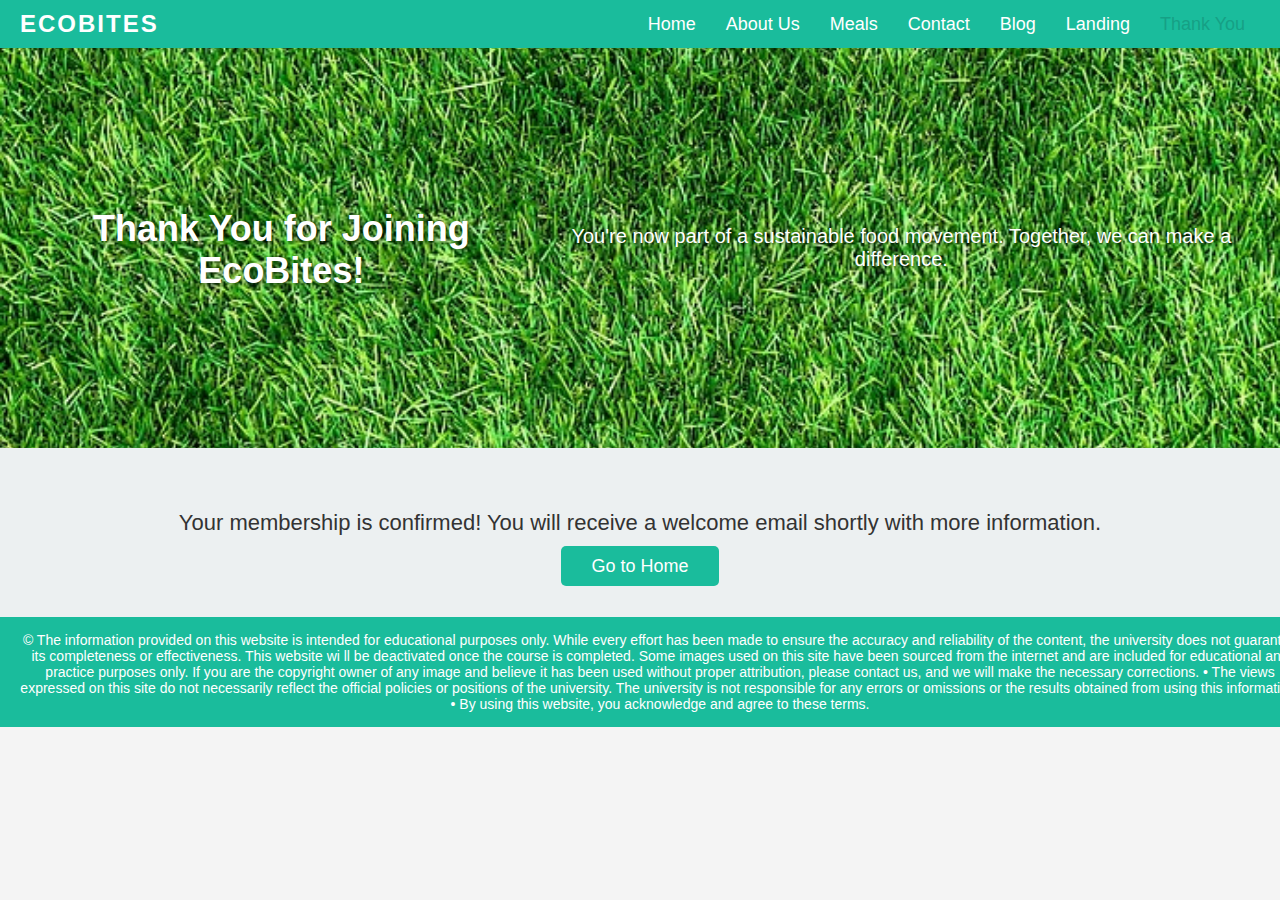
<file: thankyou.html>
<!DOCTYPE html>
<html lang="en">
<head>
    <meta charset="UTF-8">
    <meta name="viewport" content="width=device-width, initial-scale=1.0">
    <title>Thank You</title>
    <link rel="stylesheet" href="style.css">
</head>
<body>

    <!-- Navigation -->
    <header>
        <div class="logo">EcoBites</div>
        <ul class="nav-links">
            <li><a href="index.html">Home</a></li>
            <li><a href="about.html">About Us</a></li>
            <li><a href="meals.html">Meals</a></li>
            <li><a href="contact.html">Contact</a></li>
            <li><a href="blog.html">Blog</a></li>
            <li><a href="landing.html">Landing</a></li>
            <li><a href="thankyou.html" class="active">Thank You</a></li>
        </ul>
    </header>

    <!-- Hero Section -->
<div class="hero-thankyou" style="background-image: url('thankyou.jpg'); background-size: cover; background-position: center;">
    <h1>Thank You for Joining EcoBites!</h1>
    <p>You're now part of a sustainable food movement. Together, we can make a difference.</p>
</div>


    <!-- Content Section -->
    <section class="thankyou-content">
        <p>Your membership is confirmed! You will receive a welcome email shortly with more information.</p>
        <a href="index.html" class="cta-btn">Go to Home</a>
    </section>

    <!-- Footer -->
    <footer>
        <p>&copy; The information provided on this website is intended for educational purposes only.
            While every effort has been made to ensure the accuracy and reliability of the content,
            the university does not guarantee its completeness or effectiveness. This website wi ll be
            deactivated once the course is completed. Some images used on this site have been
            sourced from the internet and are included for educational and practice purposes only.
            If you are the copyright owner of any image and believe it has been used without proper
            attribution, please contact us, and we will make the necessary corrections.
            • The views expressed on this site do not necessarily reflect the official policies or
            positions of the university. The university is not responsible for any errors or omissions
            or the results obtained from using this information.
            • By using this website, you acknowledge and agree to these terms.</p>
    </footer>

</body>
</html>
</file>
<file: style.css>
* General Styles */
body {
    font-family: 'Arial', sans-serif;
    margin: 0;
    padding: 0;
    box-sizing: border-box;
    background-color: #f4f4f4;
    color: #333;
}

/* Navigation Bar */
header {
    background-color: #2a9d8f;
    color: #fff;
    padding: 15px 20px;
    display: flex;
    justify-content: space-between; /* Distribute space between logo and links */
    align-items: center; /* Vertically center items */
}

header .logo {
    font-size: 32px;
    font-weight: bold;
    color: #fff;
    letter-spacing: 2px;
    text-transform: uppercase;
    cursor: pointer;
    transition: color 0.3s ease;
}

header .logo:hover {
    color: #e76f51; /* Logo hover color */
}

/* Navigation Links */
header .nav-links {
    list-style: none;
    margin: 0;
    padding: 0;
    display: flex; /* Align links horizontally */
    justify-content: flex-end; /* Align links to the right */
}

header .nav-links li {
    margin-left: 20px; /* Spacing between links */
}

header .nav-links li a {
    color: #fff;
    text-decoration: none;
    font-size: 18px;
    font-weight: 500;
    transition: color 0.3s ease;
}

header .nav-links li a:hover {
    color: #e76f51; /* Change color of links on hover */
}


/* Hero Section */
.hero {
    position: relative;
    background-color: #2a9d8f;
    color: #fff;
    text-align: center;
    padding: 50px 20px;
    height: 65vh; /* Controls the height of the hero section */
}

.hero-image {
    width: 100%;
    height: 100%;
    object-fit: cover;  /* Ensures the image covers the area without stretching */
    opacity: 0.5;
    position: absolute;
    top: 0;
    left: 0;
    right: 0;
    bottom: 0;
}

.hero-text {
    position: relative;
    z-index: 1;
    padding-top: 100px;  /* Adjust the position of the text */
}

.hero h1 {
    font-size: 36px;
    margin-bottom: 20px;
}

.hero p {
    font-size: 20px;
    margin-bottom: 30px;
}

.cta-button {
    background-color: #e76f51;
    color: #fff;
    padding: 10px 20px;
    text-decoration: none;
    font-size: 18px;
    border-radius: 5px;
    margin: 10px;
}

.cta-button:hover {
    background-color: #d45a3d;
}

.cta-button.secondary {
    background-color: #264653;
}

.cta-button.secondary:hover {
    background-color: #1f3e47;
}


/* About Us Page */
.about-us {
    text-align: center;
    padding: 50px 20px;
    background-color: #fff;
}

.about-us h1 {
    font-size: 32px;
    margin-bottom: 20px;
}

.company-overview {
    padding: 40px 20px;
    background-color: #e9ecef;
    text-align: center;
}

.company-overview h2 {
    font-size: 28px;
    margin-bottom: 20px;
}

.company-overview p {
    font-size: 18px;
    max-width: 800px;
    margin: 0 auto;
    line-height: 1.6;
}

/* Founders & Leadership Team */
.team {
    display: flex; /* Use flexbox for layout */
    flex-wrap: wrap; /* Allow wrapping for responsive design */
    justify-content: center; /* Center the content horizontally */
    gap: 40px; /* Space between team members */
    margin: 50px 0;
    text-align: center;
}

.team h2 {
    width: 100%;
    font-size: 28px;
    margin-bottom: 40px;
    text-align: center;
}

.team-member {
    width: 250px; /* Set width for each team member */
    text-align: center;
    padding: 20px; /* Add padding to separate text from image */
    background-color: #f9f9f9; /* Optional: Background color for better contrast */
    border-radius: 10px; /* Optional: Rounded corners for the box */
    box-shadow: 0 4px 6px rgba(0, 0, 0, 0.1); /* Optional: Subtle shadow for better look */
}

.team-member img {
    width: 150px; /* Fixed width for all images */
    height: 150px; /* Fixed height for all images */
    object-fit: cover; /* Ensures the image fits the circle without distortion */
    margin-bottom: 15px; /* Space between image and text */
    border-radius: 50%; /* Circular image */
    margin: 0 auto; /* Center the image horizontally */
}

.team-member h3 {
    font-size: 22px;
    margin-bottom: 10px;
}

.team-member p {
    font-size: 16px;
    color: #555;
    margin-bottom: 10px; /* Adds space between paragraphs */
}



.timeline {
    background-color: #e9ecef;
    padding: 50px 20px;
    text-align: center;
}

.timeline h2 {
    font-size: 28px;
    margin-bottom: 20px;
}

.timeline ul {
    list-style: none;
    padding: 0;
}

.timeline li {
    font-size: 18px;
    margin-bottom: 10px;
    line-height: 1.6;
}

/* Footer */
footer {
    background-color: #2a9d8f;
    color: #fff;
    text-align: center;
    padding: 20px 0;
    position: relative;
    bottom: 0;
    width: 100%;
}

footer p {
    margin: 0;
}

footer a {
    color: #fff;
    text-decoration: none;
}

footer a:hover {
    text-decoration: underline;
}
/* Meals Page Styles */
.meals {
    text-align: center;
    padding: 50px 20px;
}

.meals h1 {
    font-size: 36px;
    margin-bottom: 30px;
}

.meal-grid {
    display: grid;
    grid-template-columns: repeat(auto-fit, minmax(280px, 1fr));
    gap: 30px;
    padding: 0 20px;
}

.meal {
    background-color: #fff;
    border-radius: 8px;
    box-shadow: 0 4px 8px rgba(0, 0, 0, 0.1);
    padding: 20px;
    text-align: center;
    transition: transform 0.3s ease-in-out;
}

.meal:hover {
    transform: scale(1.05);
}

.meal img {
    width: 100%;
    height: auto;
    border-radius: 8px;
    margin-bottom: 15px;
}

.meal h2 {
    font-size: 24px;
    margin-bottom: 15px;
}

.meal p {
    font-size: 16px;
    color: #555;
    margin-bottom: 10px;
}

.price {
    font-size: 20px;
    color: #e76f51;
    font-weight: bold;
    margin-bottom: 20px;
}

.cta-button {
    background-color: #e76f51;
    color: #fff;
    padding: 12px 24px;
    text-decoration: none;
    font-size: 18px;
    border-radius: 5px;
    margin-top: 10px;
}

.cta-button:hover {
    background-color: #d45a3d;
}

/* Contact Page Styles */
.contact {
    padding: 50px 20px;
    text-align: center;
}

.contact h1 {
    font-size: 36px;
    color: #2a9d8f;
    margin-bottom: 30px;
}

.contact-form {
    max-width: 600px;
    margin: 0 auto;
    text-align: left;
}

.contact-form label {
    font-size: 18px;
    display: block;
    margin: 10px 0 5px;
}

.contact-form input, .contact-form textarea {
    width: 100%;
    padding: 10px;
    margin-bottom: 20px;
    border-radius: 5px;
    border: 1px solid #ccc;
}

.contact-form button {
    background-color: #e76f51;
    color: white;
    padding: 12px 24px;
    border: none;
    border-radius: 5px;
    font-size: 18px;
    cursor: pointer;
}

.contact-form button:hover {
    background-color: #d45a3d;
}

.contact-info {
    margin-top: 50px;
}

.contact-info p {
    font-size: 18px;
    color: #2a9d8f;
}

.map iframe {
    margin-top: 20px;
    border-radius: 8px;
    max-width: 100%;
}

.social-media {
    margin-top: 30px;
}

.social-media a {
    font-size: 18px;
    margin: 0 15px;
    text-decoration: none;
    color: #2a9d8f;
}

.social-media a:hover {
    text-decoration: underline;
}


/* Key Benefits Section */
.benefits {
    text-align: center; /* Center the text and images */
    margin: 50px 0; /* Space above and below the section */
}

.benefits h2 {
    font-size: 28px;
    color: #2a9d8f;
    margin-bottom: 30px; /* Space between heading and benefits */
}

.benefit {
    display: inline-block; /* Makes each benefit appear next to each other */
    width: 30%; /* Each benefit takes 30% of the container width */
    margin: 10px; /* Space between each benefit */
    text-align: center;
}

.benefit img {
    width: 100%; /* Ensure the images fill the available space */
    height: auto; /* Maintain the aspect ratio */
    max-width: 250px; /* Optional: Set a max width to keep image size consistent */
    margin-bottom: 20px; /* Space between image and text */
}

.benefit h3 {
    font-size: 22px;
    margin-bottom: 10px;
}

.benefit p {
    font-size: 16px;
    color: #555;
}

/* Customer Testimonials Section */
.testimonials {
    background-color: #f9f9f9; /* Light background to separate from the rest of the page */
    padding: 50px 20px;
    text-align: center;
}

.testimonials h2 {
    font-size: 28px;
    color: #2a9d8f;
    margin-bottom: 40px;
    font-weight: bold;
}

.testimonial {
    background-color: #ffffff; /* White background for each testimonial */
    border-radius: 10px; /* Rounded corners */
    box-shadow: 0 4px 8px rgba(0, 0, 0, 0.1); /* Subtle shadow for depth */
    padding: 30px;
    margin: 20px 0;
    max-width: 500px; /* Max width to prevent it from becoming too wide */
    margin-left: auto;
    margin-right: auto;
    transition: transform 0.3s ease, box-shadow 0.3s ease; /* Smooth hover effect */
}

.testimonial p {
    font-size: 18px;
    color: #555;
    font-style: italic;
}

.testimonial span {
    display: block;
    margin-top: 10px;
    font-size: 16px;
    color: #2a9d8f; /* Matching color with heading */
    font-weight: bold;
}

/* Hover Effect */
.testimonial:hover {
    transform: translateY(-5px); /* Slight lift effect on hover */
    box-shadow: 0 8px 16px rgba(0, 0, 0, 0.2); /* Stronger shadow on hover */
}

/* General Styles */
body {
    font-family: 'Arial', sans-serif;
    margin: 0;
    padding: 0;
    box-sizing: border-box;
    background-color: #f4f4f4;
    color: #333;
}

/* Navigation Bar */
header {
    background-color: #2a9d8f;
    color: #fff;
    padding: 15px 20px;
    display: flex;
    justify-content: space-between;
    align-items: center;
}

header .logo {
    font-size: 32px;
    font-weight: bold;
    color: #fff;
    letter-spacing: 2px;
    text-transform: uppercase;
    cursor: pointer;
    transition: color 0.3s ease;
}

header .logo:hover {
    color: #e76f51;
}

header .nav-links {
    list-style: none;
    margin: 0;
    padding: 0;
    display: flex;
    justify-content: flex-end;
}

header .nav-links li {
    margin-left: 20px;
}

header .nav-links li a {
    color: #fff;
    text-decoration: none;
    font-size: 18px;
    font-weight: 500;
    transition: color 0.3s ease;
}

header .nav-links li a:hover {
    color: #e76f51;
}

/* Hero Section */
.hero {
    position: relative;
    background-color: #2a9d8f;
    color: #fff;
    text-align: center;
    padding: 50px 20px;
    height: 65vh;
}

.hero-image {
    width: 100%;
    height: 100%;
    object-fit: cover;
    opacity: 0.5;
    position: absolute;
    top: 0;
    left: 0;
    right: 0;
    bottom: 0;
}

.hero-text {
    position: relative;
    z-index: 1;
    padding-top: 100px;
}

.hero h1 {
    font-size: 36px;
    margin-bottom: 20px;
}

.hero p {
    font-size: 20px;
    margin-bottom: 30px;
}


.cta-button {
    background-color: #e76f51;
    color: #fff;
    padding: 10px 20px;
    text-decoration: none;
    font-size: 18px;
    border-radius: 5px;
    margin: 10px;
}

.cta-button:hover {
    background-color: #d45a3d;
}

.cta-button.secondary {
    background-color: #264653;
}

.cta-button.secondary:hover {
    background-color: #1f3e47;
}

/* Blog Page Styles */
.blog-page {
    padding: 50px 20px;
    text-align: center;
}

.blog-post {
    background-color: #fff;
    padding: 30px;
    margin: 20px auto;
    border-radius: 8px;
    box-shadow: 0 4px 6px rgba(0, 0, 0, 0.1);
    width: 80%;
    max-width: 900px;
    text-align: left;
}

.blog-post h2 {
    font-size: 28px;
    color: #2a9d8f;
    margin-bottom: 20px;
}

.blog-post p {
    font-size: 18px;
    color: #555;
    line-height: 1.6;
    margin-bottom: 20px;
}

.blog-post .cta-button {
    background-color: #e76f51;
    color: white;
    padding: 12px 24px;
    text-decoration: none;
    font-size: 18px;
    border-radius: 5px;
}

.blog-post .cta-button:hover {
    background-color: #d45a3d;
}

/* Footer */
footer {
    background-color: #2a9d8f;
    color: #fff;
    text-align: center;
    padding: 20px 0;
    position: relative;
    bottom: 0;
    width: 100%;
}

footer p {
    margin: 0;
}

footer a {
    color: #fff;
    text-decoration: none;
}

footer a:hover {
    text-decoration: underline;
}

/* General Styles */
body {
    font-family: 'Arial', sans-serif;
    margin: 0;
    padding: 0;
    box-sizing: border-box;
    background-color: #f4f4f4;
    color: #333;
}

/* Navigation Bar */
header {
    background-color: #2a9d8f;
    color: #fff;
    padding: 15px 20px;
    display: flex;
    justify-content: space-between;
    align-items: center;
}

header .logo {
    font-size: 32px;
    font-weight: bold;
    color: #fff;
    letter-spacing: 2px;
    text-transform: uppercase;
    cursor: pointer;
}

header .nav-links {
    list-style: none;
    margin: 0;
    padding: 0;
    display: flex;
}

header .nav-links li {
    margin-left: 20px;
}

header .nav-links li a {
    color: #fff;
    text-decoration: none;
    font-size: 18px;
}

/* Hero Section */
.hero {
    position: relative;
    background-color: #2a9d8f;
    color: #fff;
    text-align: center;
    padding: 30px 20px; /* Reduced padding for less height */
    height: 40vh; /* Reduced height */
}

.hero h1 {
    font-size: 36px;
    margin-bottom: 10px;
}

.hero p {
    font-size: 18px;
    margin-bottom: 20px;
}

.cta-button {
    background-color: #e76f51;
    color: #fff;
    padding: 10px 20px;
    text-decoration: none;
    font-size: 18px;
    border-radius: 5px;
}

.cta-button:hover {
    background-color: #d45a3d;
}

/* Blog Container */
.blog-container {
    display: flex;
    flex-direction: column;
    padding: 40px 20px; /* Increased padding for more space */
    text-align: center;
}

.blog-post {
    background-color: #fff;
    margin-bottom: 40px;
    padding: 20px;
    box-shadow: 0 4px 6px rgba(0, 0, 0, 0.1);
    border-radius: 8px; /* Rounded corners for better aesthetics */
    transition: transform 0.3s ease, box-shadow 0.3s ease;
}

.blog-post:hover {
    transform: translateY(-10px);
    box-shadow: 0 8px 12px rgba(0, 0, 0, 0.2); /* Added hover effect */
}

.blog-post h2 {
    font-size: 28px;
    margin-bottom: 10px;
    color: #2a9d8f;
}

.blog-post .post-snippet {
    font-size: 18px;
    margin-bottom: 15px;
    color: #555;
    line-height: 1.6;
}

.read-more {
    text-decoration: none;
    color: #2a9d8f;
    font-size: 16px;
    font-weight: bold;
}

/* Article Content */
.blog-content {
    max-width: 800px;
    margin: 0 auto;
    padding: 20px;
    background-color: #fff;
    border-radius: 8px;
    box-shadow: 0 4px 6px rgba(0, 0, 0, 0.1);
}

.blog-content h2 {
    font-size: 32px;
    color: #2a9d8f;
    margin-top: 40px;
    margin-bottom: 15px;
}

.blog-content p {
    font-size: 20px;
    line-height: 1.8;
    margin-bottom: 20px;
    color: #555;
}

.blog-content ul {
    font-size: 18px;
    margin-bottom: 20px;
}

.blog-content li {
    margin-bottom: 10px;
    line-height: 1.6;
}

.cta-button {
    background-color: #e76f51;
    color: #fff;
    padding: 12px 30px;
    text-decoration: none;
    font-size: 20px;
    border-radius: 8px;
    display: inline-block;
    margin-top: 30px;
}

.cta-button:hover {
    background-color: #d45a3d;
}

/* Footer */
footer {
    background-color: #2a9d8f;
    color: #fff;
    padding: 20px 0;
    text-align: center;
    font-size: 14px;
}

footer a {
    color: #fff;
    text-decoration: none;
}

footer a:hover {
    text-decoration: underline;
}

/* General Styles */
body {
    font-family: Arial, sans-serif;
    margin: 0;
    padding: 0;
    box-sizing: border-box;
    background-color: #f4f4f4; /* Keeps consistent background color */
}

/* Header Style - using #1abc9c */
header {
    background-color: #1abc9c; /* Updated to #1abc9c */
    color: white;
    padding: 10px 20px;
}

header .logo {
    font-size: 24px;
    font-weight: bold;
}

header .nav-links {
    list-style-type: none;
    display: flex;
    justify-content: flex-end;
}

header .nav-links li {
    margin: 0 15px;
}

header .nav-links li a {
    color: white;
    text-decoration: none;
    font-size: 18px;
}

header .nav-links li a.active {
    color: #16a085; /* Slightly darker green for active state */
}

/* Footer Style - using #1abc9c */
footer {
    background-color: #1abc9c; /* Updated to #1abc9c */
    color: white;
    text-align: center;
    padding: 15px;
    position: relative; /* Ensures that footer content does not overlap */
    width: 100%;
}

footer .disclaimer {
    position: absolute;
    bottom: 10px;
    width: 100%;
    font-size: 12px;
    color: #bdc3c7;
}

/* Hero Section Styles for Landing & Thank You Pages */
.hero-landing, .hero-thankyou {
    background: url('path-to-your-image.jpg') no-repeat center center/cover; /* Add your background image path */
    height: 400px;
    color: white;
    display: flex;
    justify-content: center;
    align-items: center;
    text-align: center;
    padding: 0 20px;
}

.hero-landing h1, .hero-thankyou h1 {
    font-size: 36px;
    margin-bottom: 20px;
    text-shadow: 2px 2px 5px rgba(0, 0, 0, 0.6);
}

.hero-landing p, .hero-thankyou p {
    font-size: 20px;
    margin-bottom: 20px;
    text-shadow: 1px 1px 3px rgba(0, 0, 0, 0.5);
}

/* CTA Button */
.cta-btn {
    background-color: #1abc9c; /* Keeps consistent CTA color */
    color: white;
    padding: 10px 30px;
    text-decoration: none;
    border-radius: 5px;
    font-size: 18px;
    transition: background-color 0.3s ease;
}

.cta-btn:hover {
    background-color: #16a085;
}

/* Content Section for Landing and Thank You Pages */
section.content, section.thankyou-content {
    padding: 40px 20px;
    text-align: center;
}

section.content h2, section.thankyou-content p {
    font-size: 24px;
    margin-bottom: 20px;
}

section.content ul {
    list-style-type: none;
    padding: 0;
}

section.content ul li {
    font-size: 18px;
    margin-bottom: 10px;
    padding-left: 20px;
    position: relative;
}

section.content ul li:before {
    content: "✔";
    color: #1abc9c;
    position: absolute;
    left: 0;
    font-size: 20px;
}

section.thankyou-content {
    background-color: #ecf0f1; /* Light background for Thank You page */
}

section.thankyou-content p {
    font-size: 22px;
}

/* Footer Styling */
footer {
    background-color: #1abc9c; /* Ensures the footer color stays the same */
    color: white;
    padding: 15px 20px;
    text-align: center;
    position: relative; /* Keeps the footer layout as expected */
}

footer .disclaimer {
    position: absolute;
    bottom: 10px;
    width: 100%;
    font-size: 12px;
    color: #bdc3c7;
}
</file>
